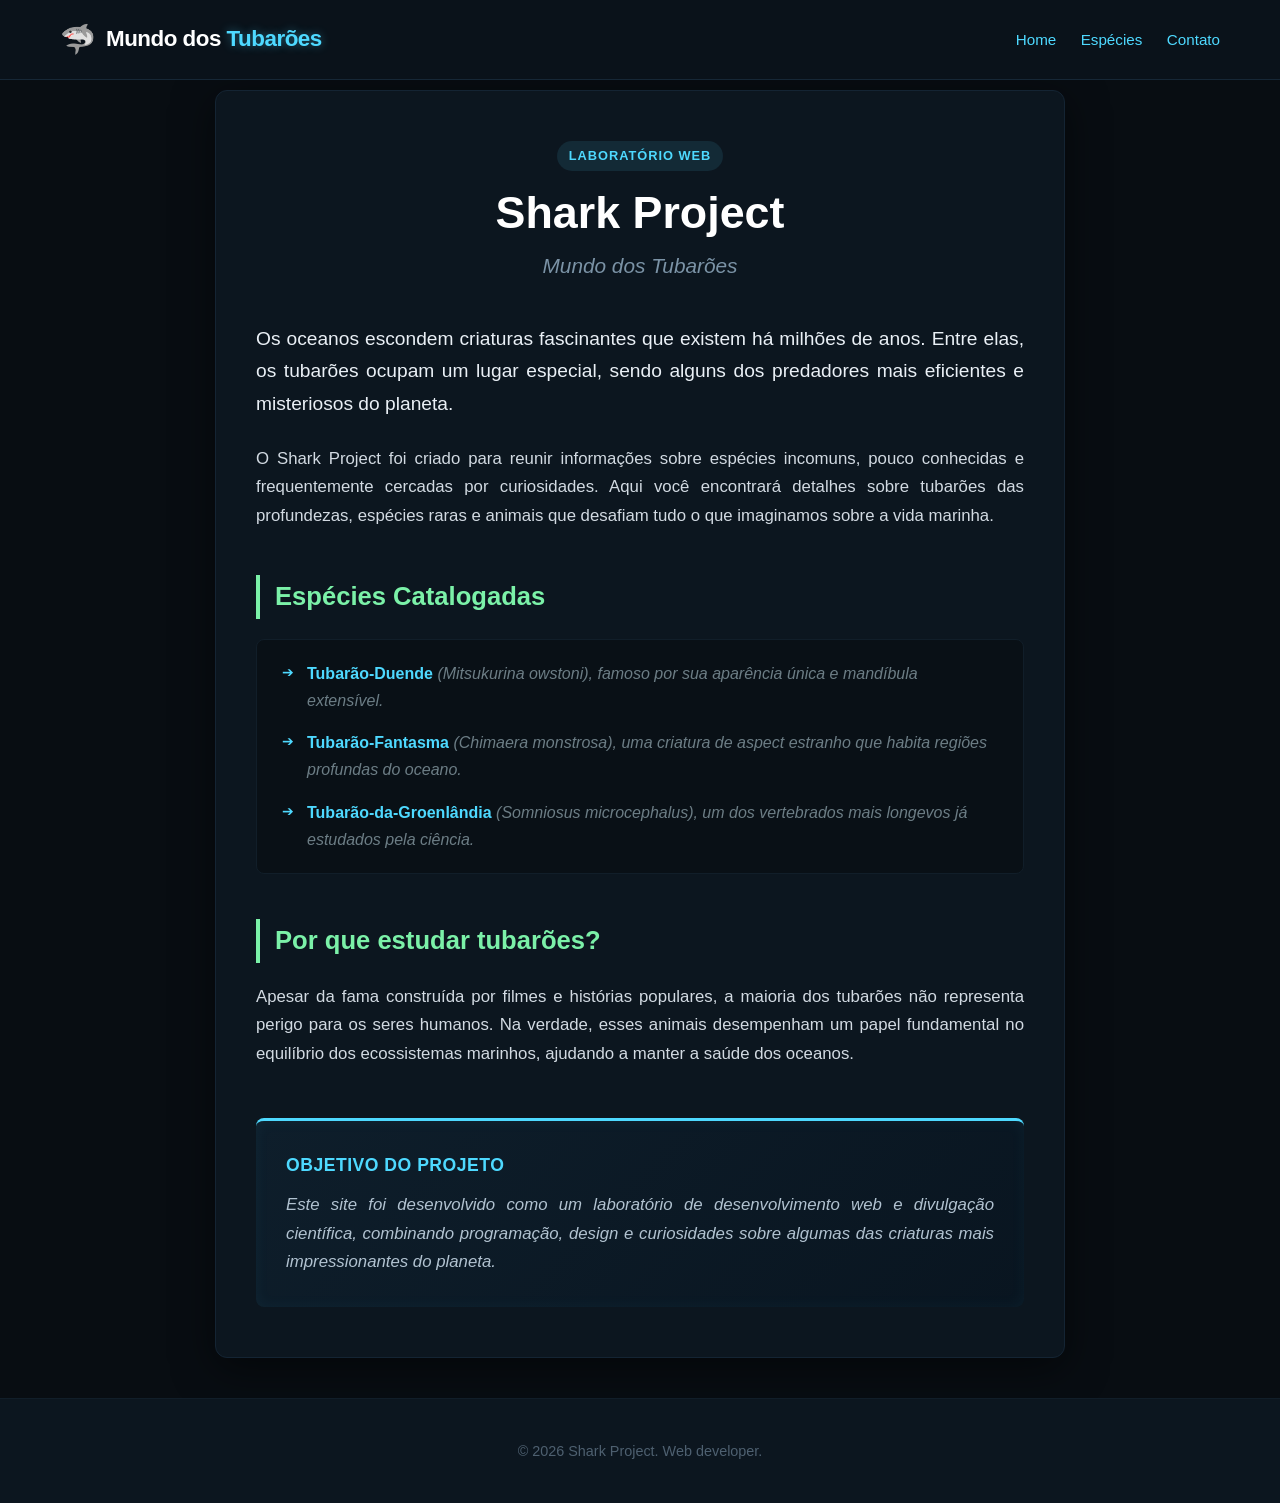
<file: index.html>
<!DOCTYPE html>
<html lang="pt-br">
<head>
    <meta charset="UTF-8">
    <meta name="viewport" content="width=device-width, initial-scale=1.0">
    <title>Shark Project | Mundo dos Tubarões</title> 
    <meta name="description" content="Explore o Mundo dos Tubarões no Shark Project. Conheça as espécies mais raras e fascinantes das profundezas do oceano, como o Tubarão-Duende e o Tubarão-Fantasma.">
    <link rel="stylesheet" href="style.css">
    <meta name="google-site-verification" content="0jzwiLFVHxNx6RvCDTr2fzER6yWMYQAIvpdFywUczQE" />
</head>
<body>

   <header class="blog-header">
        <div class="header-container">
            <a href="index.html" class="logo-link">
                 <span class="logo-icon">🦈</span>
                <span class="logo-text">Mundo dos <span class="highlight">Tubarões</span></span>
                
            </a>
            <nav class="blog-nav">
    <a href="index.html" class="active">Home</a>
    <a href="#especies" class="active">Espécies</a> 
  <a href="https://www.instagram.com/im.rikwxq" class="active" target="_blank">Contato</a>
</nav>
        </div>
    </header>

    <main class="main-content">
        <div class="post-container">
            
            <header class="post-header">
                <span class="category-tag">Laboratório Web</span>
                <h1>Shark Project</h1>
                <div class="subtitle">Mundo dos Tubarões</div>
            </header>

            <section class="post-body">
                <p class="lead-paragraph">
                    Os oceanos escondem criaturas fascinantes que existem há milhões de anos. Entre elas, os tubarões ocupam um lugar especial, sendo alguns dos predadores mais eficientes e misteriosos do planeta.
                </p>
                <p>
                    O Shark Project foi criado para reunir informações sobre espécies incomuns, pouco conhecidas e frequentemente cercadas por curiosidades. Aqui você encontrará detalhes sobre tubarões das profundezas, espécies raras e animais que desafiam tudo o que imaginamos sobre a vida marinha.
                </p>

                <h2 id="especies">Espécies Catalogadas</h2>
                <ul class="styled-list">
                    <li>
                        <strong><a href="Tubarão duende.html" style="color: #4ed9ff; text-decoration: none;">Tubarão-Duende</a></strong> 
                        <span style="color: #6c7d85; font-style: italic;">(Mitsukurina owstoni), famoso por sua aparência única e mandíbula extensível.</span>
                    </li>
                    <li>
                        <strong><a href="Tubarão fantasma.html" style="color: #4ed9ff; text-decoration: none;">Tubarão-Fantasma</a></strong> 
                        <span style="color: #6c7d85; font-style: italic;">(Chimaera monstrosa), uma criatura de aspect estranho que habita regiões profundas do oceano.</span>
                    </li>
                    <li>
                        <strong><a href="Tubarão da groenlandia.html" style="color: #4ed9ff; text-decoration: none;">Tubarão-da-Groenlândia</a></strong> 
                        <span style="color: #6c7d85; font-style: italic;">(Somniosus microcephalus), um dos vertebrados mais longevos já estudados pela ciência.</span>
                    </li>
                </ul>

                <h2>Por que estudar tubarões?</h2>
                <p>Apesar da fama construída por filmes e histórias populares, a maioria dos tubarões não representa perigo para os seres humanos. Na verdade, esses animais desempenham um papel fundamental no equilíbrio dos ecossistemas marinhos, ajudando a manter a saúde dos oceanos.</p>

                <div class="highlight-box">
                    <div class="box-title">Objetivo do Projeto</div>
                    <p>Este site foi desenvolvido como um laboratório de desenvolvimento web e divulgação científica, combinando programação, design e curiosidades sobre algumas das criaturas mais impressionantes do planeta.</p>
                </div>
            </section>

        </div>
    </main>

    <footer class="blog-footer">
        <p>&copy; 2026 Shark Project. Web developer.</p>
    </footer>

</body>
</html>
</file>
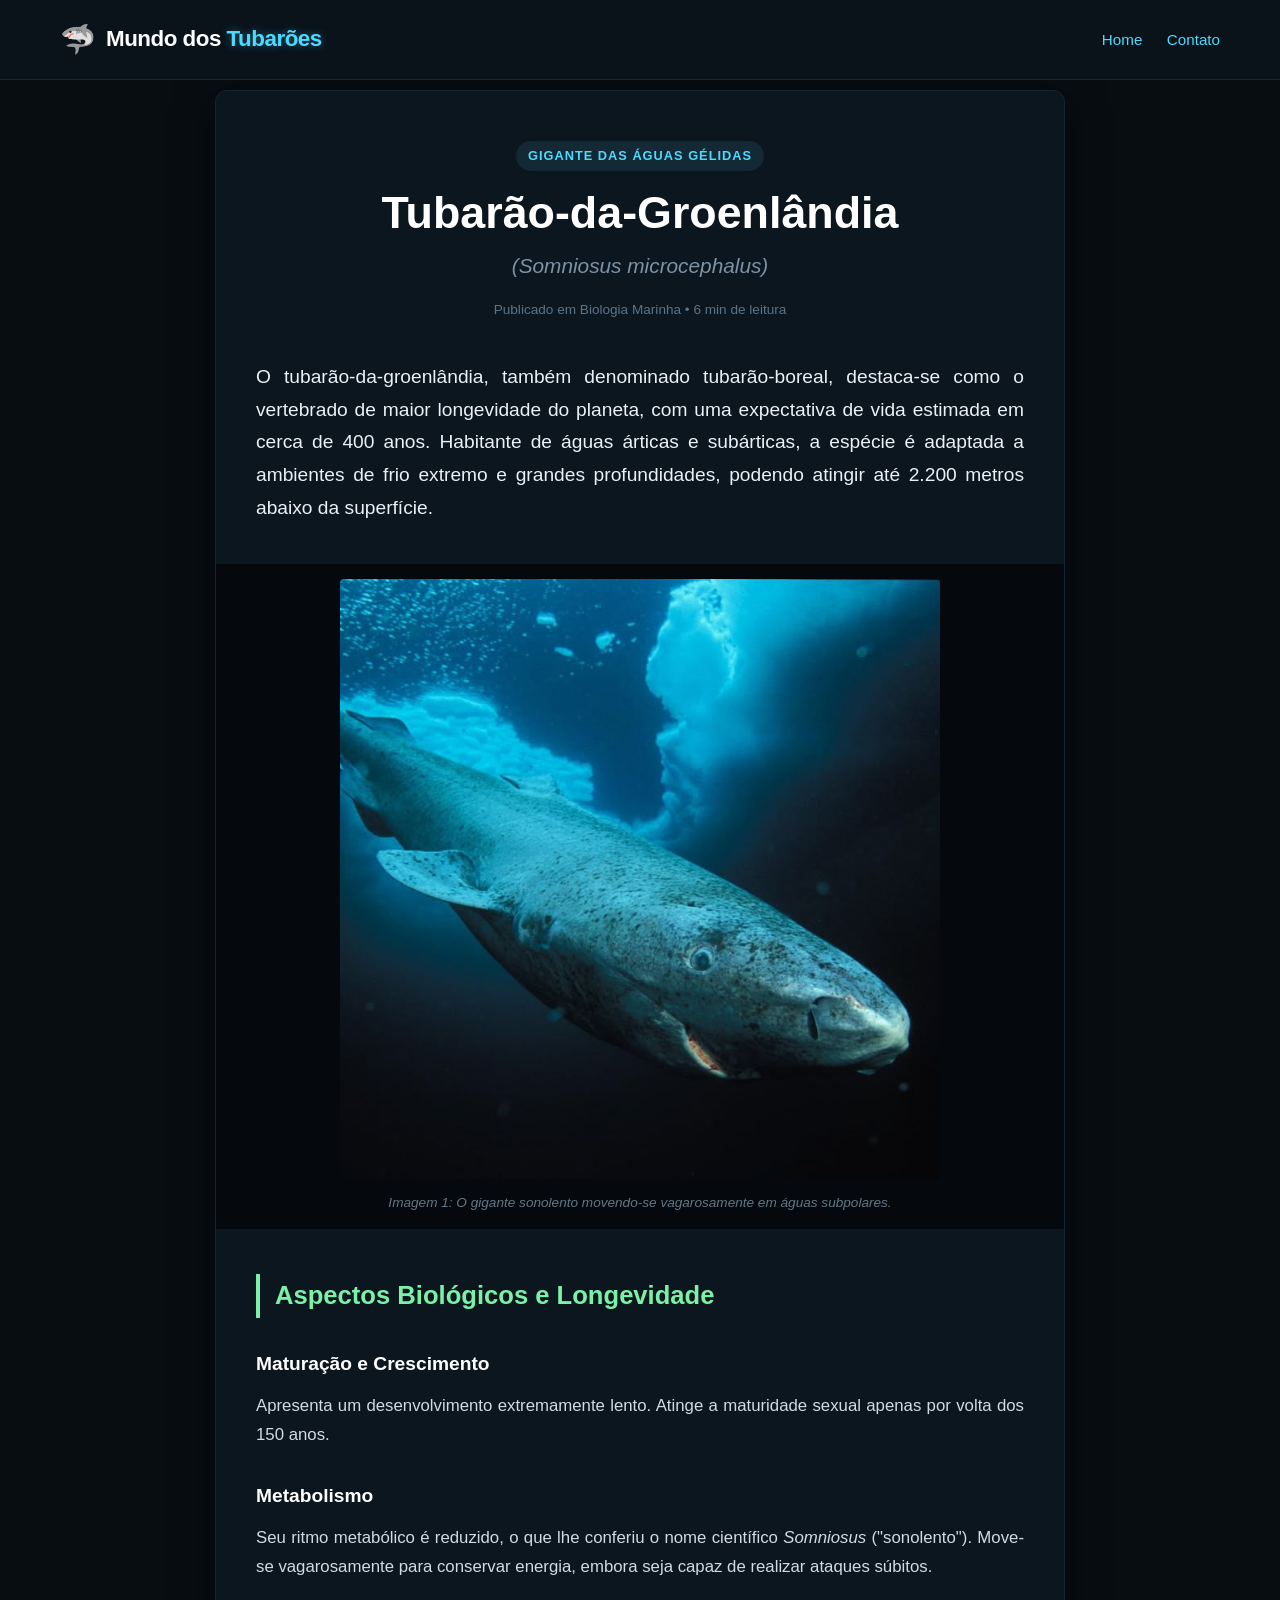
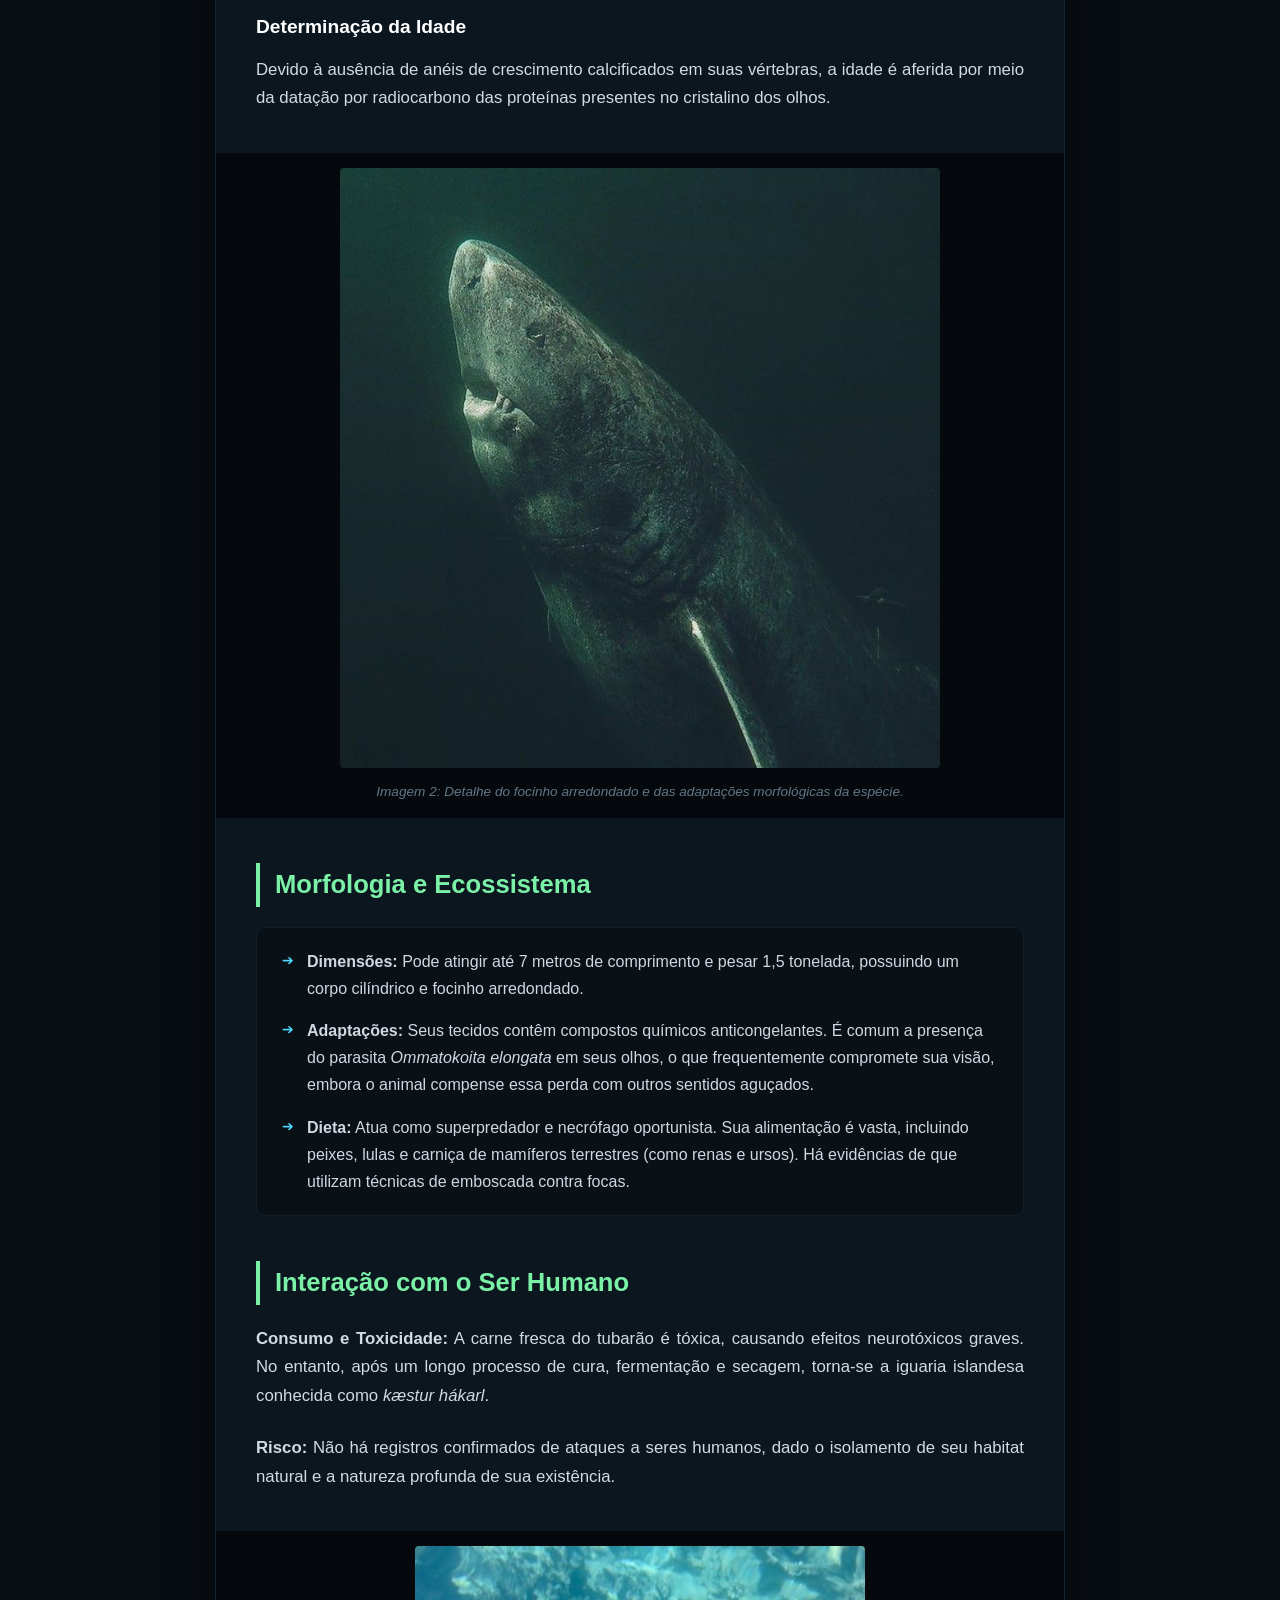
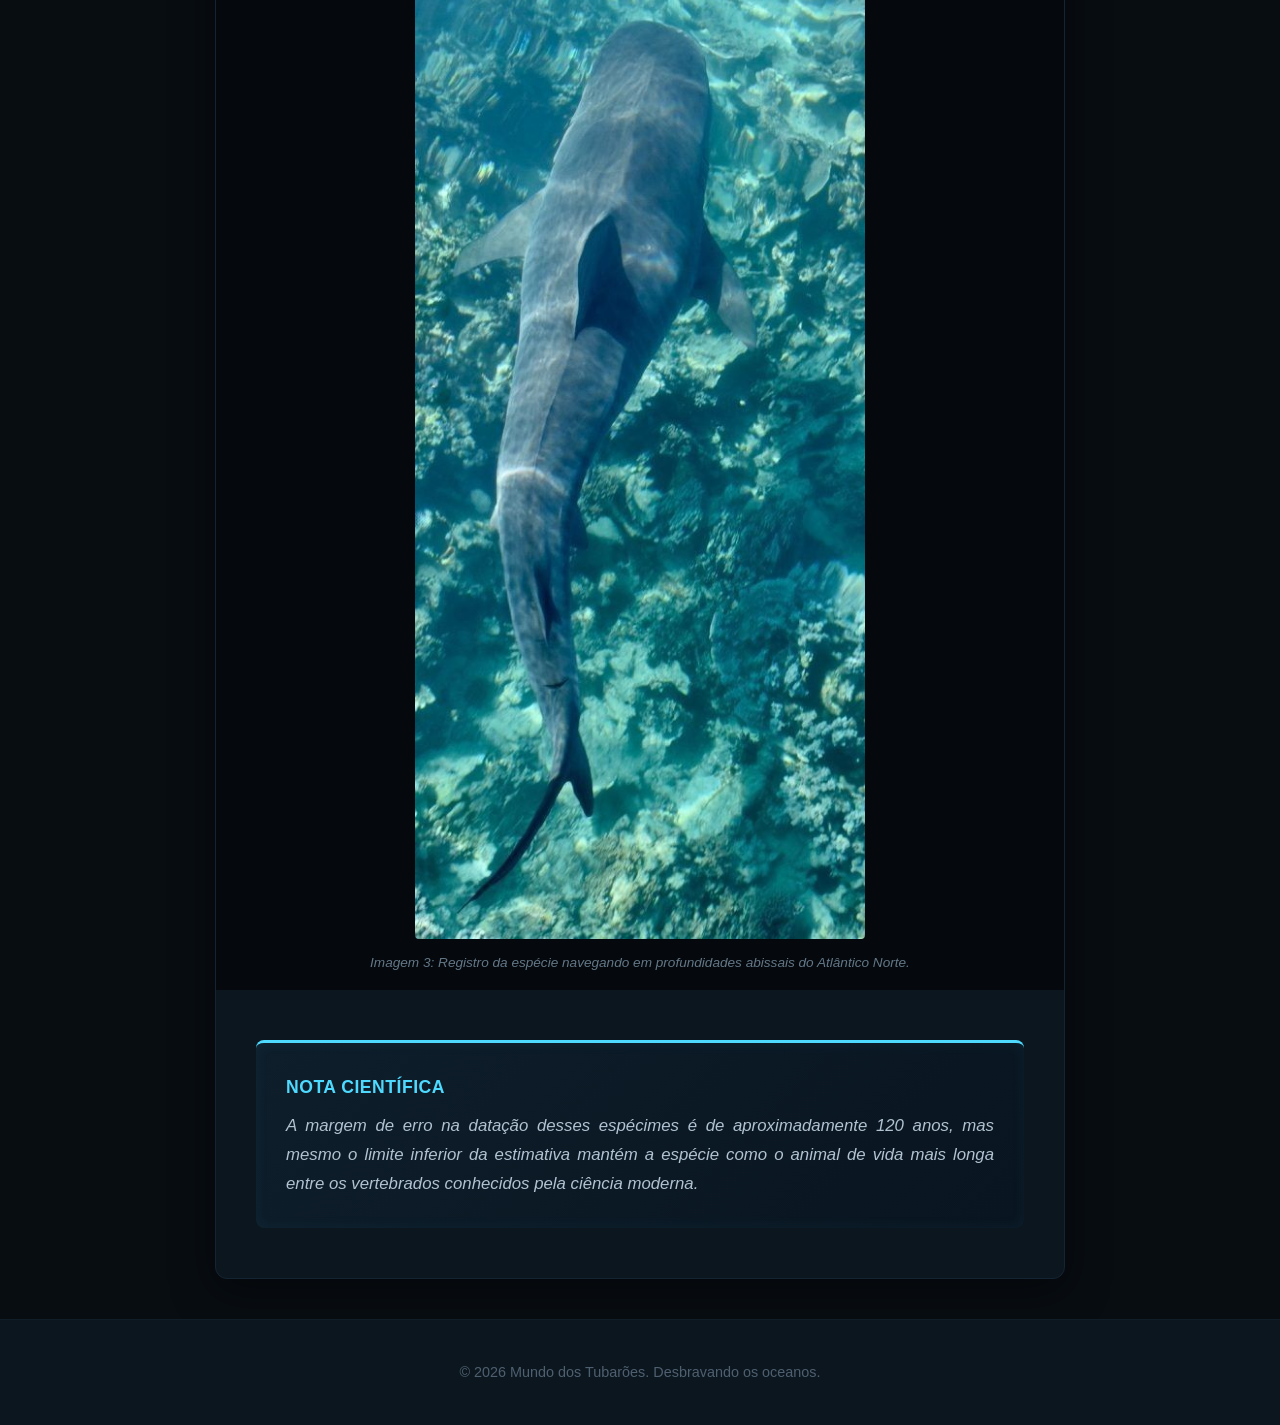
<file: Tubarão da groenlandia.html>
<!DOCTYPE html>
<html lang="pt-br">
<head>
    <meta charset="UTF-8">
    <meta name="viewport" content="width=device-width, initial-scale=1.0">
    <title>Tubarão-da-Groenlândia - Mundo dos Tubarões</title>
    <link rel="stylesheet" href="style.css">
</head>
<body>

    
    <header class="blog-header">
        <div class="header-container">
            <a href="index.html" class="logo-link">
                  <span class="logo-icon">🦈</span>
                <span class="logo-text">Mundo dos <span class="highlight">Tubarões</span></span>
            </a>
            <nav class="blog-nav">
                <a href="index.html" class="active">Home</a>
                <a href="https://www.instagram.com/im.rikwxq" class="active" target="_blank">Contato</a>
            </nav>
        </div>
    </header>
    
    <main class="main-content">
        <article class="post-container">

            <header class="post-header">
                <span class="category-tag">Gigante das Águas Gélidas</span>
                <h1>Tubarão-da-Groenlândia</h1>
                <div class="subtitle">(Somniosus microcephalus)</div>
                <div class="post-meta">Publicado em Biologia Marinha &bull; 6 min de leitura</div>
            </header>

            <section class="post-body">
                <p class="lead-paragraph">
                    O tubarão-da-groenlândia, também denominado tubarão-boreal, destaca-se como o vertebrado de maior longevidade do planeta, com uma expectativa de vida estimada em cerca de 400 anos. Habitante de águas árticas e subárticas, a espécie é adaptada a ambientes de frio extremo e grandes profundidades, podendo atingir até 2.200 metros abaixo da superfície.
                </p>

                <div class="img-container">
                 <img src="tubarão da groenlândia 1.jpg" alt="Tubarão-da-Groenlândia nadando sob o gelo ártico" style="max-width: 600px !important; margin: 0 auto;">
                    <div class="img-caption">Imagem 1: O gigante sonolento movendo-se vagarosamente em águas subpolares.</div>
                </div>

                <h2>Aspectos Biológicos e Longevidade</h2>
                
                <h3>Maturação e Crescimento</h3>
                <p>Apresenta um desenvolvimento extremamente lento. Atinge a maturidade sexual apenas por volta dos 150 anos.</p>

                <h3>Metabolismo</h3>
                <p>Seu ritmo metabólico é reduzido, o que lhe conferiu o nome científico <em>Somniosus</em> ("sonolento"). Move-se vagarosamente para conservar energia, embora seja capaz de realizar ataques súbitos.</p>

                <h3>Determinação da Idade</h3>
                <p>Devido à ausência de anéis de crescimento calcificados em suas vértebras, a idade é aferida por meio da datação por radiocarbono das proteínas presentes no cristalino dos olhos.</p>

                <div class="img-container">
                    <img src="tubarão da groenlândia 2.jpg" alt="Detalhe dos olhos do Tubarão-da-Groenlândia" style="max-width: 600px !important; margin: 0 auto;">
                    <div class="img-caption">Imagem 2: Detalhe do focinho arredondado e das adaptações morfológicas da espécie.</div>
                </div>

                <h2>Morfologia e Ecossistema</h2>
                <ul class="styled-list">
                    <li><strong>Dimensões:</strong> Pode atingir até 7 metros de comprimento e pesar 1,5 tonelada, possuindo um corpo cilíndrico e focinho arredondado.</li>
                    <li><strong>Adaptações:</strong> Seus tecidos contêm compostos químicos anticongelantes. É comum a presença do parasita <em>Ommatokoita elongata</em> em seus olhos, o que frequentemente compromete sua visão, embora o animal compense essa perda com outros sentidos aguçados.</li>
                    <li><strong>Dieta:</strong> Atua como superpredador e necrófago oportunista. Sua alimentação é vasta, incluindo peixes, lulas e carniça de mamíferos terrestres (como renas e ursos). Há evidências de que utilizam técnicas de emboscada contra focas.</li>
                </ul>

                <h2>Interação com o Ser Humano</h2>
                <p><strong>Consumo e Toxicidade:</strong> A carne fresca do tubarão é tóxica, causando efeitos neurotóxicos graves. No entanto, após um longo processo de cura, fermentação e secagem, torna-se a iguaria islandesa conhecida como <em>kæstur hákarl</em>.</p>
                <p><strong>Risco:</strong> Não há registros confirmados de ataques a seres humanos, dado o isolamento de seu habitat natural e a natureza profunda de sua existência.</p>

                <div class="img-container">
                    <img src="tubarão da groenlândia 3.jpg" alt="Tubarão-da-Groenlândia em ambiente profundo" style="max-width: 450px !important; margin: 0 auto;">
                    <div class="img-caption">Imagem 3: Registro da espécie navegando em profundidades abissais do Atlântico Norte.</div>
                </div>

                <div class="highlight-box">
                    <div class="box-title">Nota Científica</div>
                    <p>A margem de erro na datação desses espécimes é de aproximadamente 120 anos, mas mesmo o limite inferior da estimativa mantém a espécie como o animal de vida mais longa entre os vertebrados conhecidos pela ciência moderna.</p>
                </div>
            </section>

        </article>
    </main>

    <footer class="blog-footer">
        <p>&copy; 2026 Mundo dos Tubarões. Desbravando os oceanos.</p>
    </footer>

</body>
</html>
</file>
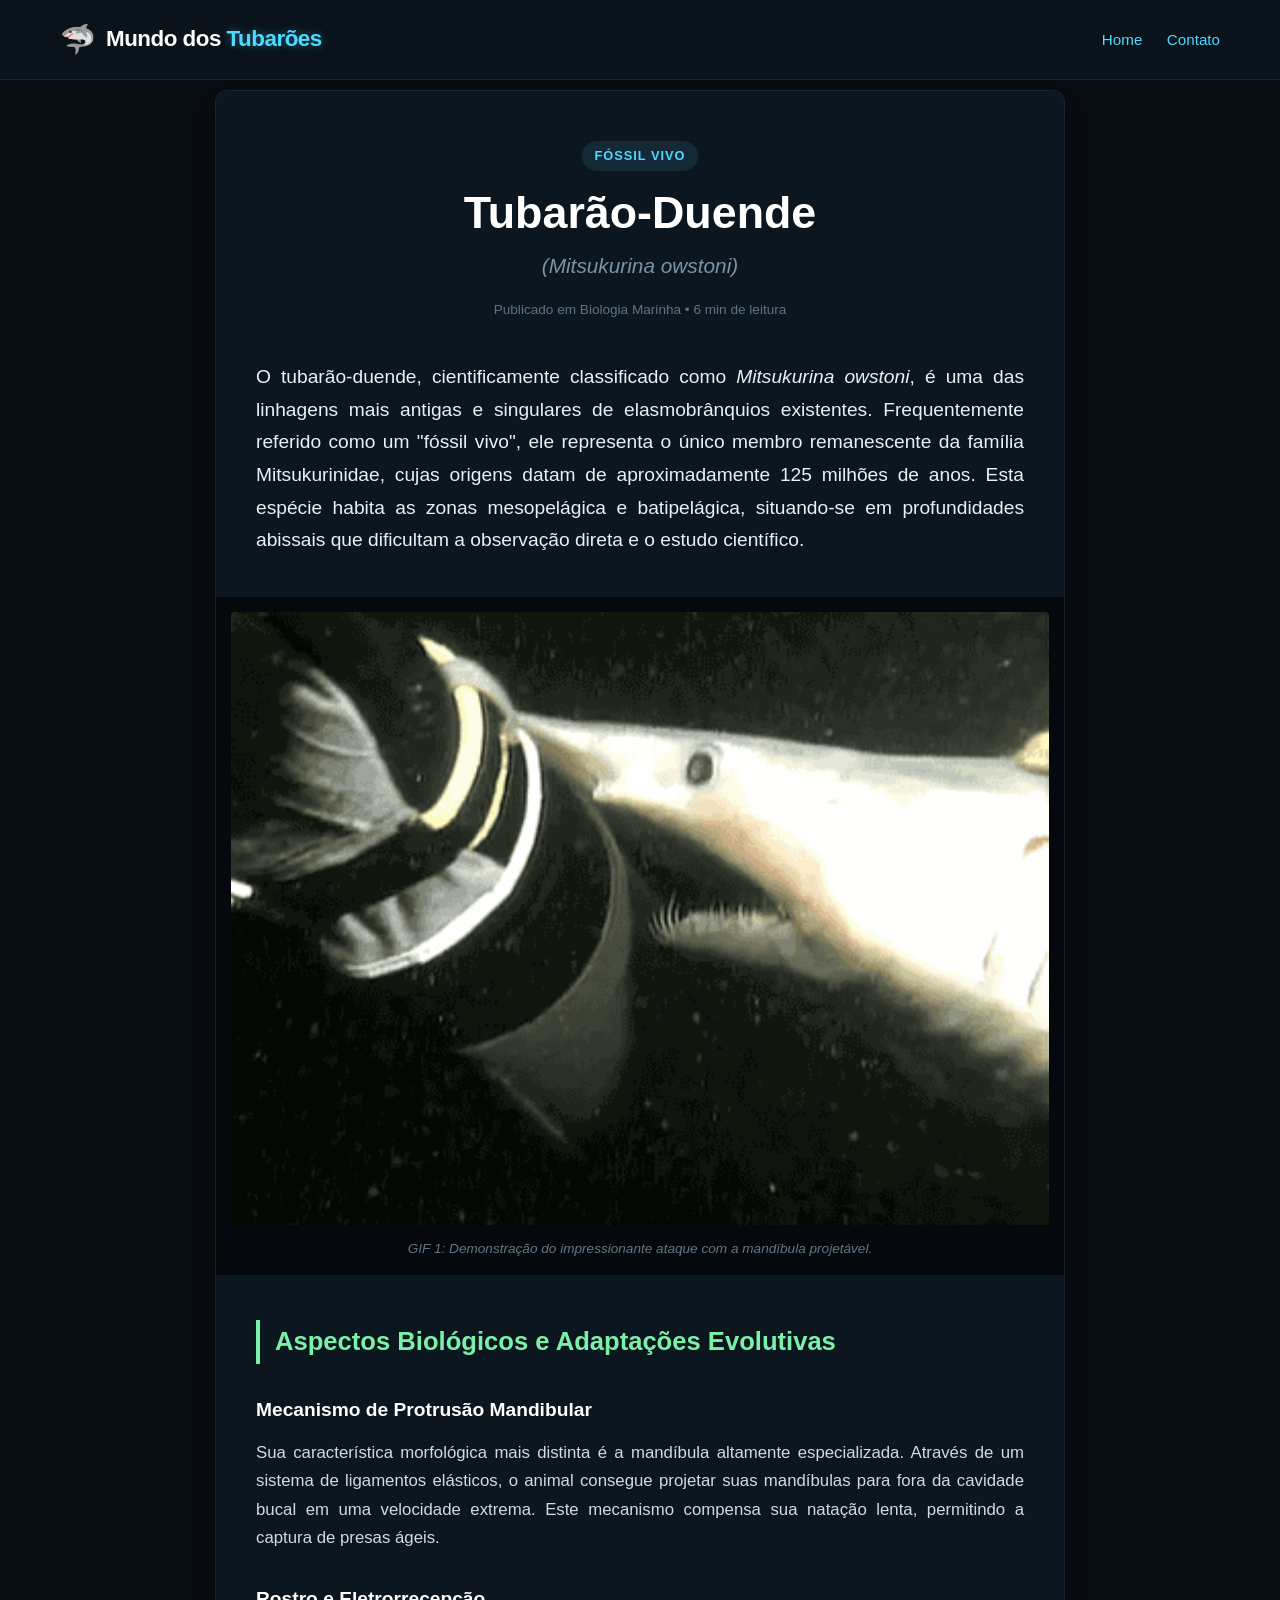
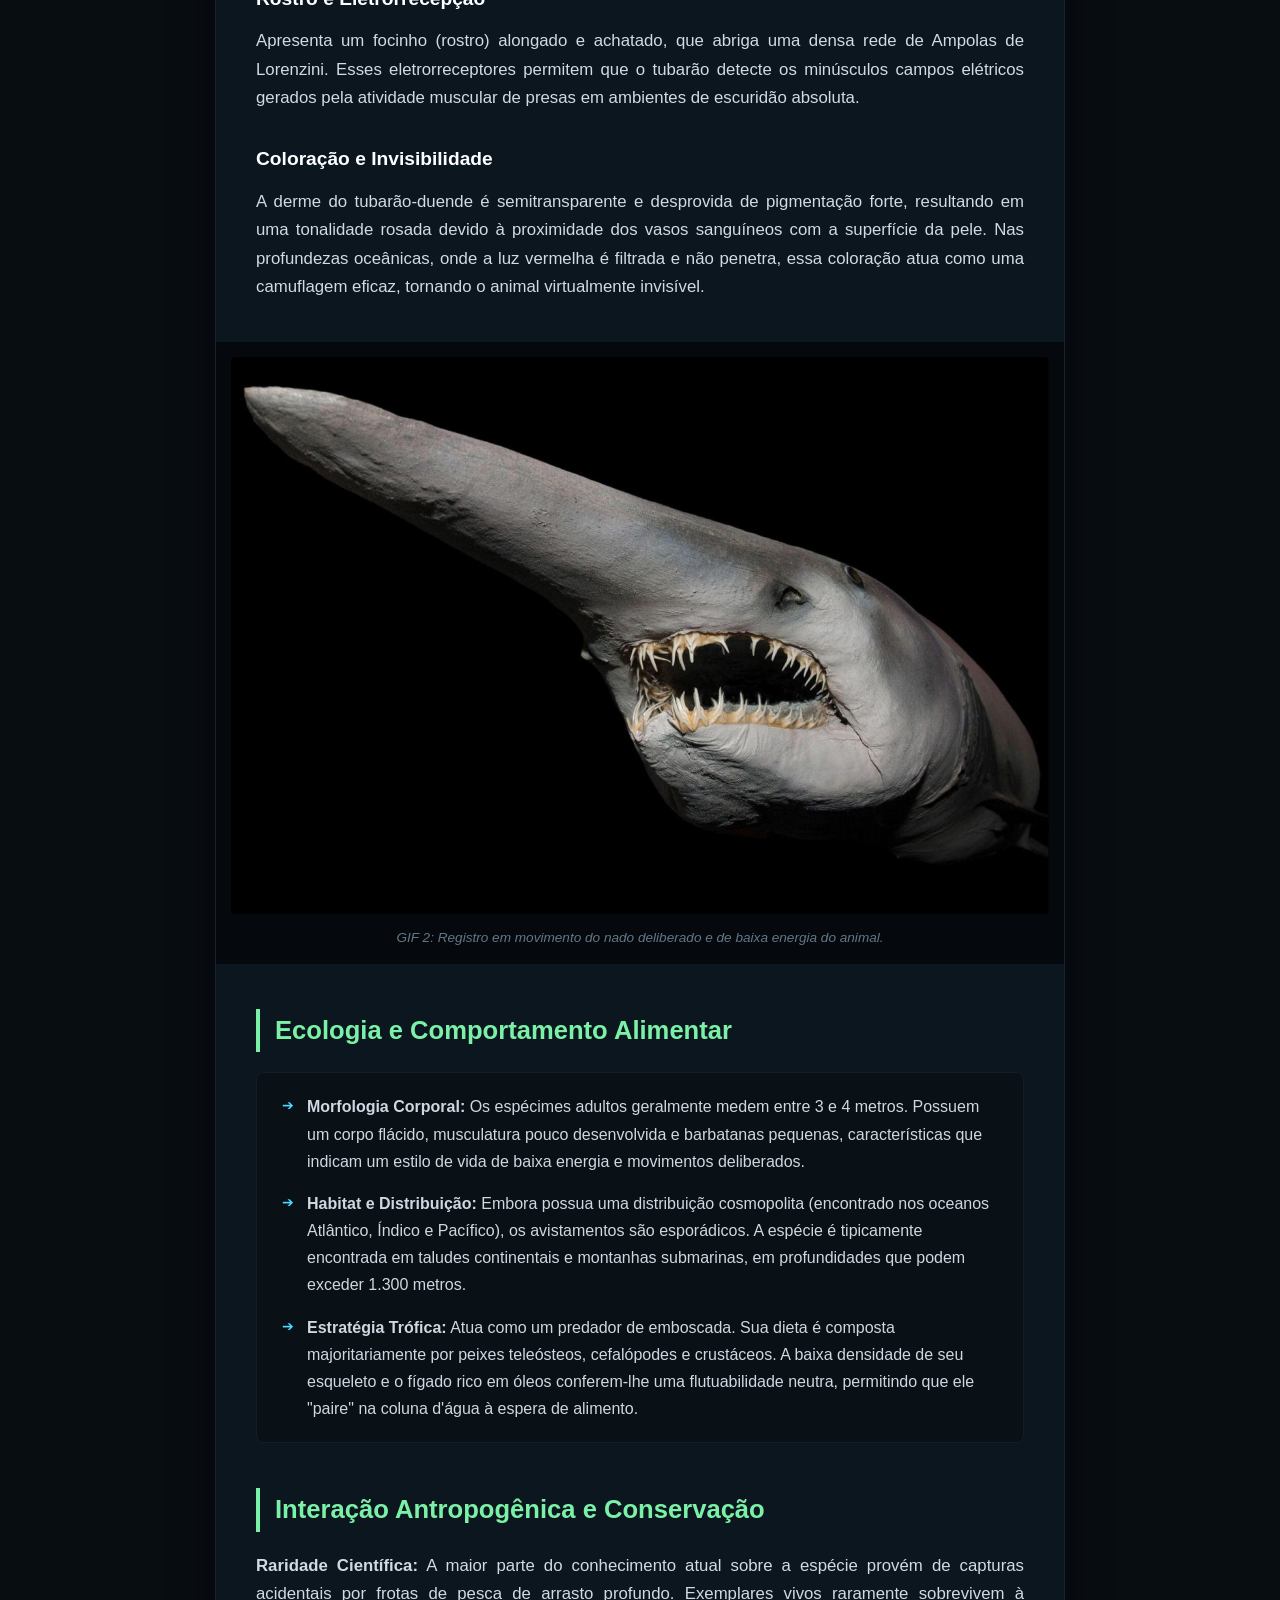
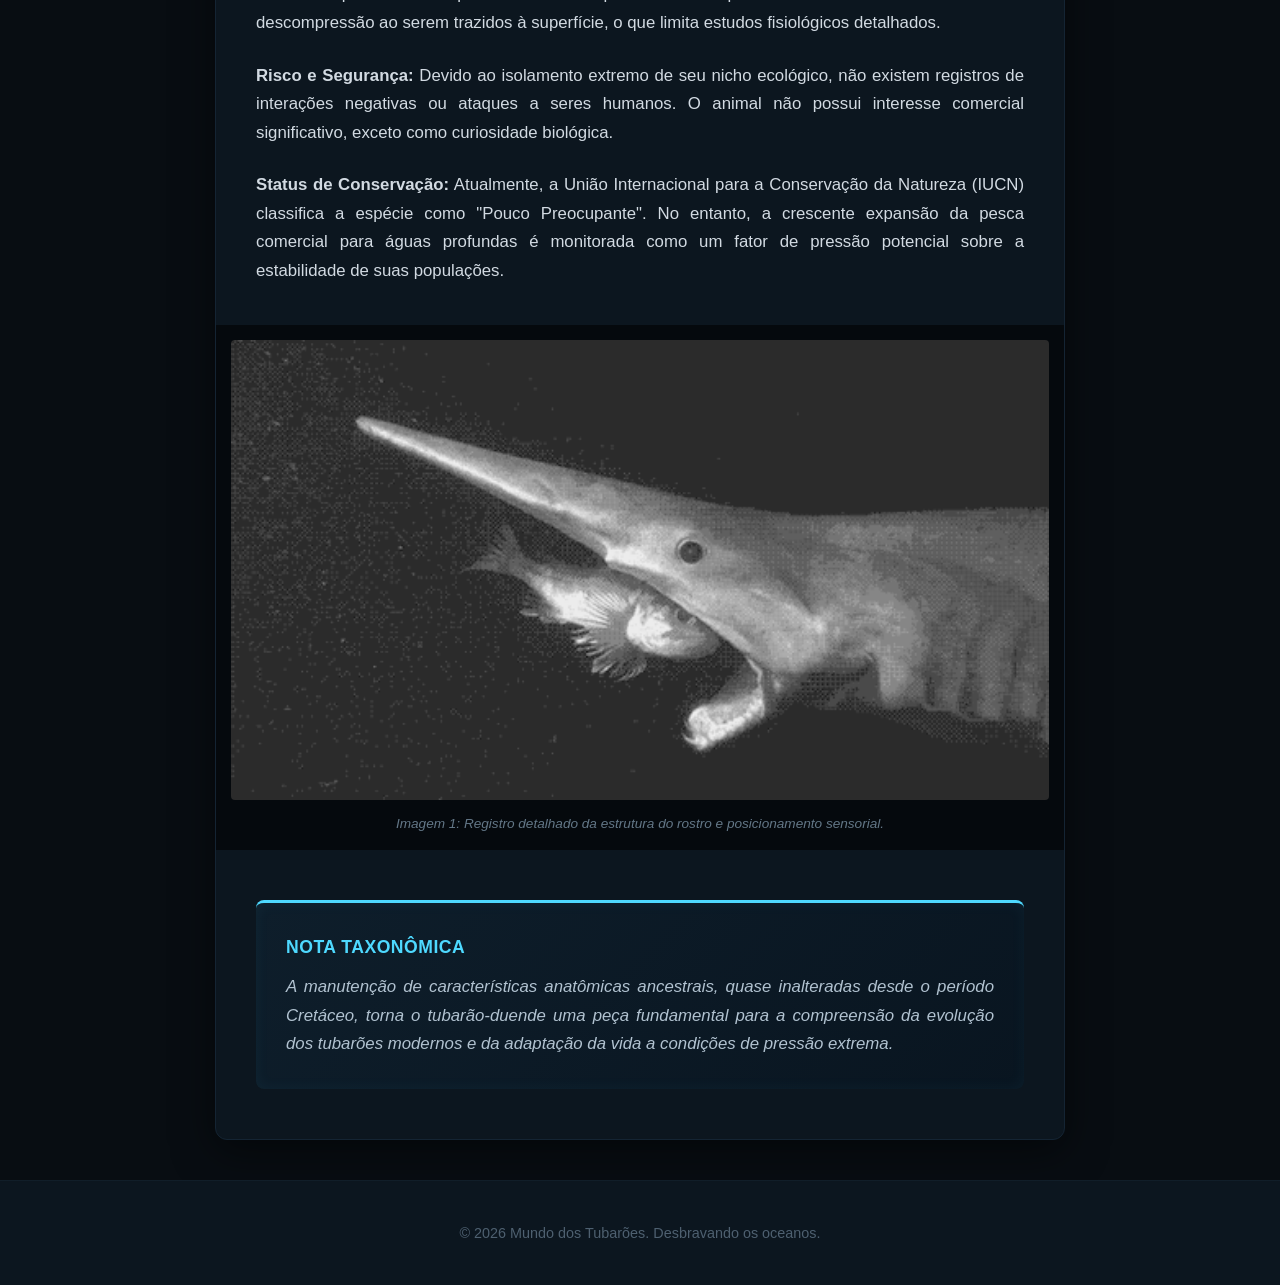
<file: Tubarão duende.html>
<!DOCTYPE html>
<html lang="pt-br">
<head>
    <meta charset="UTF-8">
    <meta name="viewport" content="width=device-width, initial-scale=1.0">
    <title>Tubarão-Duende - Mundo dos Tubarões</title>
    <link rel="stylesheet" href="style.css">
</head>
<body>
 
    <header class="blog-header">
        <div class="header-container">
            <a href="index.html" class="logo-link">
                 <span class="logo-icon">🦈</span>
                <span class="logo-text">Mundo dos <span class="highlight">Tubarões</span></span>
            </a>
            <nav class="blog-nav">
                <a href="index.html" class="active">Home</a>
                <a href="https://www.instagram.com/im.rikwxq" class="active" target="_blank">Contato</a>
            </nav>
        </div>
    </header>

    <main class="main-content">
        <article class="post-container">

            <header class="post-header">
                <span class="category-tag">Fóssil Vivo</span>
                <h1>Tubarão-Duende</h1>
                <div class="subtitle">(Mitsukurina owstoni)</div>
                <div class="post-meta">Publicado em Biologia Marinha &bull; 6 min de leitura</div>
            </header>

            <section class="post-body">
                <p class="lead-paragraph">
                    O tubarão-duende, cientificamente classificado como <em>Mitsukurina owstoni</em>, é uma das linhagens mais antigas e singulares de elasmobrânquios existentes. Frequentemente referido como um "fóssil vivo", ele representa o único membro remanescente da família Mitsukurinidae, cujas origens datam de aproximadamente 125 milhões de anos. Esta espécie habita as zonas mesopelágica e batipelágica, situando-se em profundidades abissais que dificultam a observação direta e o estudo científico.
                </p>

                <div class="img-container">
                    <img src="tubarao duende 1.gif" alt="Mecanismo de protrusão mandibular do Tubarão-Duende em movimento">
                    <div class="img-caption">GIF 1: Demonstração do impressionante ataque com a mandíbula projetável.</div>
                </div>

                <h2>Aspectos Biológicos e Adaptações Evolutivas</h2>
                
                <h3>Mecanismo de Protrusão Mandibular</h3>
                <p>Sua característica morfológica mais distinta é a mandíbula altamente especializada. Através de um sistema de ligamentos elásticos, o animal consegue projetar suas mandíbulas para fora da cavidade bucal em uma velocidade extrema. Este mecanismo compensa sua natação lenta, permitindo a captura de presas ágeis.</p>

                <h3>Rostro e Eletrorrecepção</h3>
                <p>Apresenta um focinho (rostro) alongado e achatado, que abriga uma densa rede de Ampolas de Lorenzini. Esses eletrorreceptores permitem que o tubarão detecte os minúsculos campos elétricos gerados pela atividade muscular de presas em ambientes de escuridão absoluta.</p>

                <h3>Coloração e Invisibilidade</h3>
                <p>A derme do tubarão-duende é semitransparente e desprovida de pigmentação forte, resultando em uma tonalidade rosada devido à proximidade dos vasos sanguíneos com a superfície da pele. Nas profundezas oceânicas, onde a luz vermelha é filtrada e não penetra, essa coloração atua como uma camuflagem eficaz, tornando o animal virtualmente invisível.</p>

                <div class="img-container">
                    <img src="tubarao duende 2.jpg" alt="Tubarão-Duende nadando na coluna d'água">
                    <div class="img-caption">GIF 2: Registro em movimento do nado deliberado e de baixa energia do animal.</div>
                </div>

                <h2>Ecologia e Comportamento Alimentar</h2>
                <ul class="styled-list">
                    <li><strong>Morfologia Corporal:</strong> Os espécimes adultos geralmente medem entre 3 e 4 metros. Possuem um corpo flácido, musculatura pouco desenvolvida e barbatanas pequenas, características que indicam um estilo de vida de baixa energia e movimentos deliberados.</li>
                    <li><strong>Habitat e Distribuição:</strong> Embora possua uma distribuição cosmopolita (encontrado nos oceanos Atlântico, Índico e Pacífico), os avistamentos são esporádicos. A espécie é tipicamente encontrada em taludes continentais e montanhas submarinas, em profundidades que podem exceder 1.300 metros.</li>
                    <li><strong>Estratégia Trófica:</strong> Atua como um predador de emboscada. Sua dieta é composta majoritariamente por peixes teleósteos, cefalópodes e crustáceos. A baixa densidade de seu esqueleto e o fígado rico em óleos conferem-lhe uma flutuabilidade neutra, permitindo que ele "paire" na coluna d'água à espera de alimento.</li>
                </ul>

                <h2>Interação Antropogênica e Conservação</h2>
                <p><strong>Raridade Científica:</strong> A maior parte do conhecimento atual sobre a espécie provém de capturas acidentais por frotas de pesca de arrasto profundo. Exemplares vivos raramente sobrevivem à descompressão ao serem trazidos à superfície, o que limita estudos fisiológicos detalhados.</p>
                <p><strong>Risco e Segurança:</strong> Devido ao isolamento extremo de seu nicho ecológico, não existem registros de interações negativas ou ataques a seres humanos. O animal não possui interesse comercial significativo, exceto como curiosidade biológica.</p>
                <p><strong>Status de Conservação:</strong> Atualmente, a União Internacional para a Conservação da Natureza (IUCN) classifica a espécie como "Pouco Preocupante". No entanto, a crescente expansão da pesca comercial para águas profundas é monitorada como um fator de pressão potencial sobre a estabilidade de suas populações.</p>

                <div class="img-container">
                    <img src="tubarao duende 3.gif" alt="Detalhe anatômico do Tubarão-Duende">
                    <div class="img-caption">Imagem 1: Registro detalhado da estrutura do rostro e posicionamento sensorial.</div>
                </div>

                <div class="highlight-box">
                    <div class="box-title">Nota Taxonômica</div>
                    <p>A manutenção de características anatômicas ancestrais, quase inalteradas desde o período Cretáceo, torna o tubarão-duende uma peça fundamental para a compreensão da evolução dos tubarões modernos e da adaptação da vida a condições de pressão extrema.</p>
                </div>
            </section>

        </article>
    </main>

    <footer class="blog-footer">
        <p>&copy; 2026 Mundo dos Tubarões. Desbravando os oceanos.</p>
    </footer>

</body>
</html>
</file>
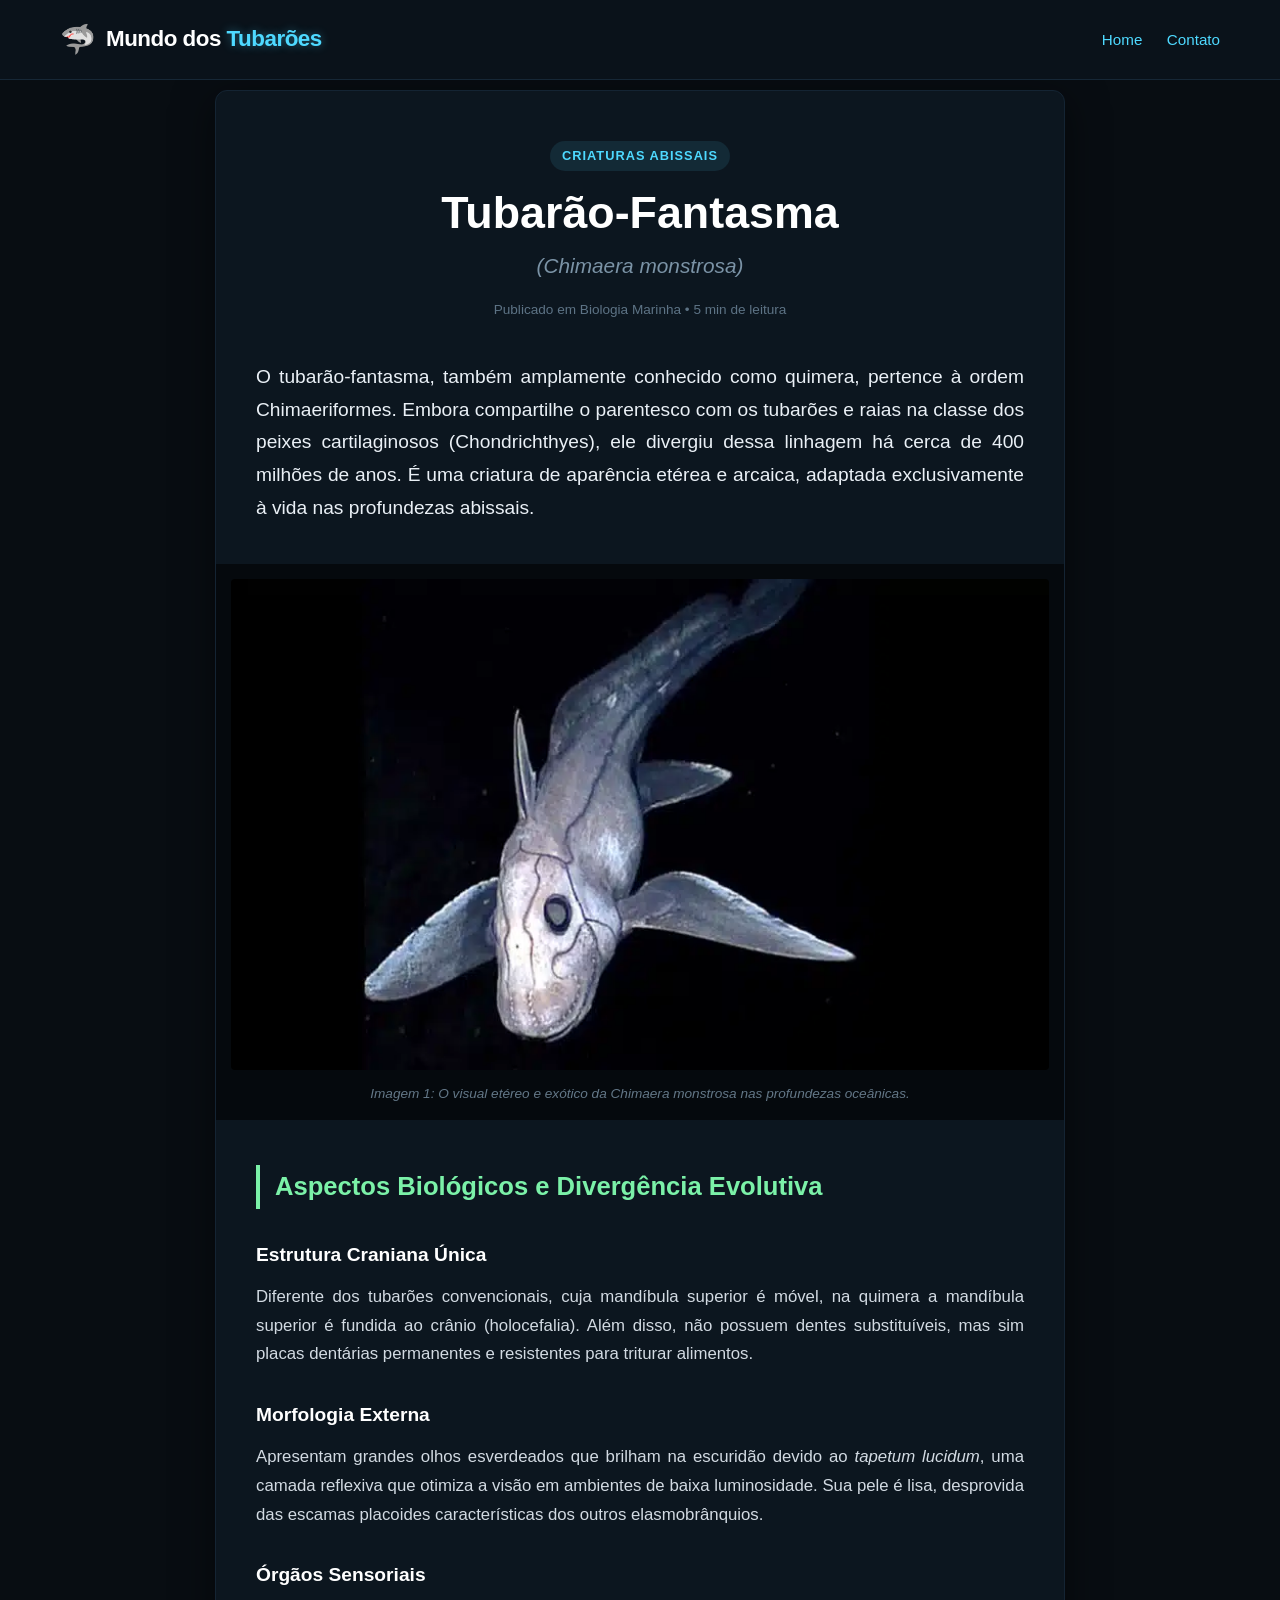
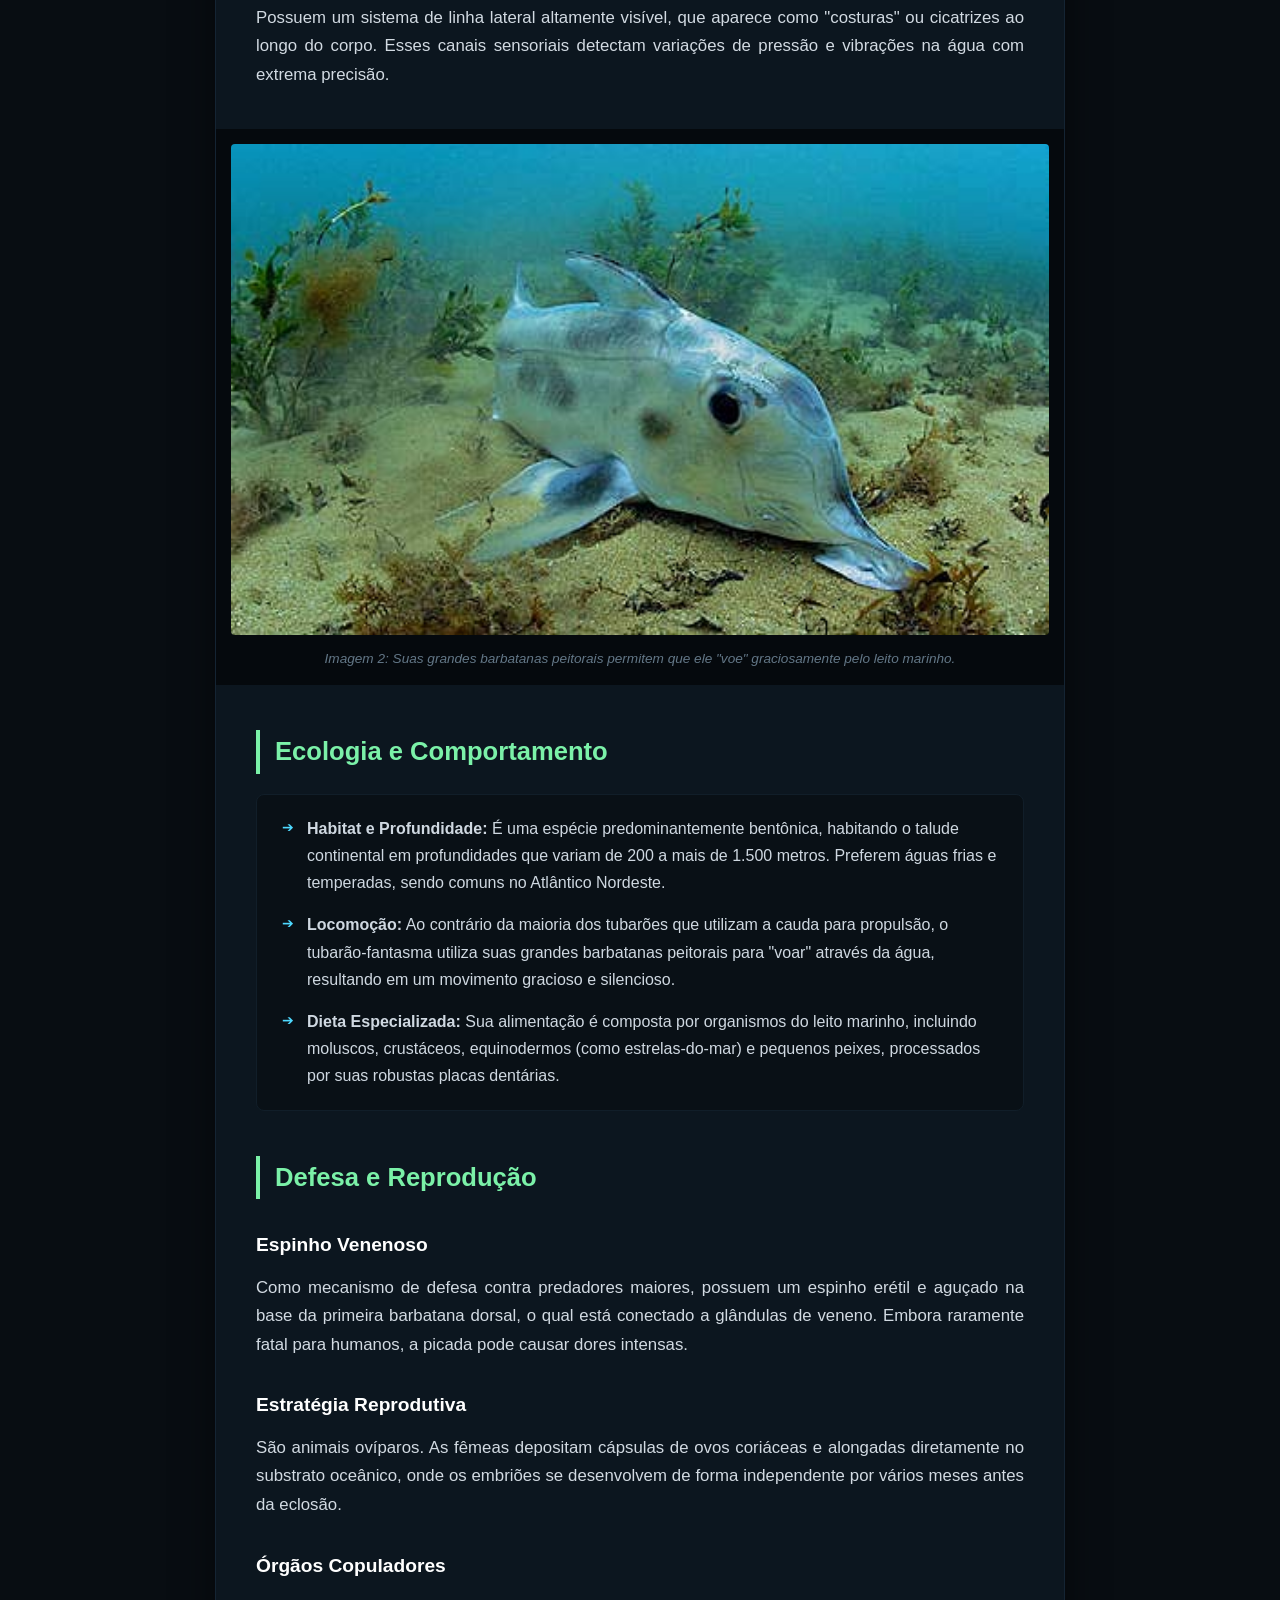
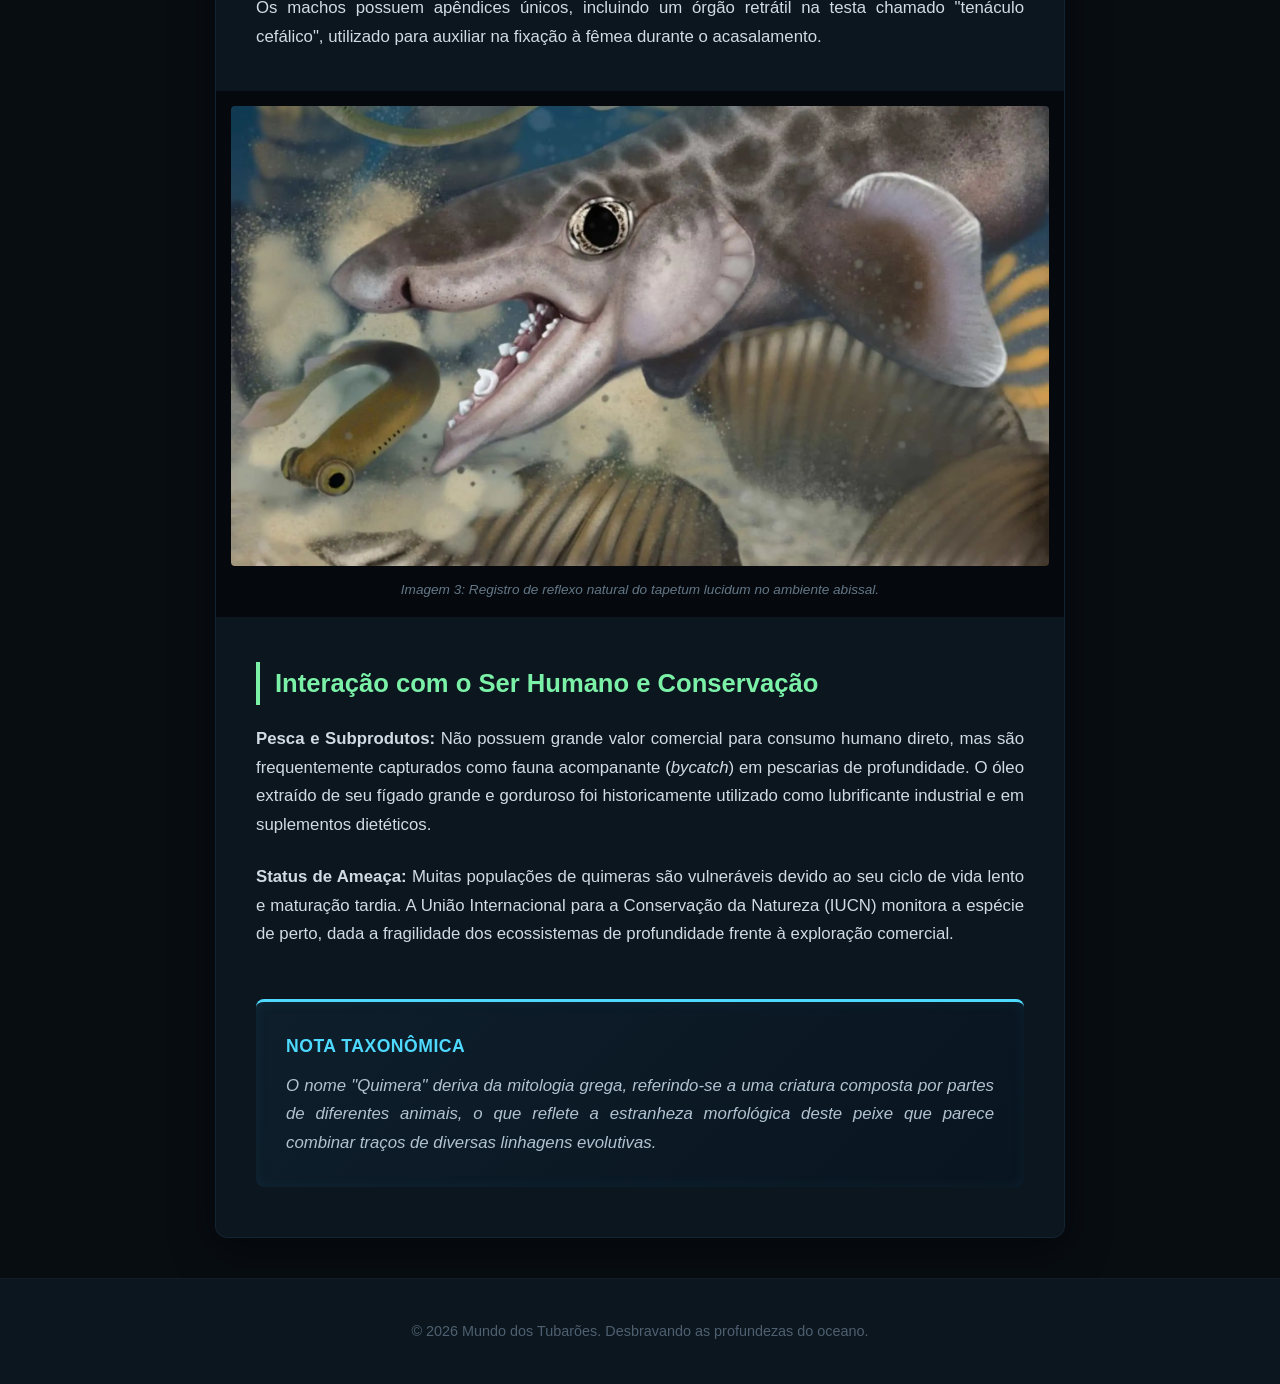
<file: Tubarão fantasma.html>
<!DOCTYPE html>
<html lang="pt-BR">
<head>
    <meta charset="UTF-8">
    <meta name="viewport" content="width=device-width, initial-scale=1.0">
    <title>Tubarão Fantasma</title>
    <link rel="stylesheet" href="style.css">
</head>
<body>

    <header class="blog-header">
        <div class="header-container">
            <a href="index.html" class="logo-link">
                 <span class="logo-icon">🦈</span>
                <span class="logo-text">Mundo dos <span class="highlight">Tubarões</span></span>
            </a>
            <nav class="blog-nav">
                <a href="index.html" class="active">Home</a>
                <a href="https://www.instagram.com/im.rikwxq" class="active" target="_blank">Contato</a>
            </nav>
        </div>
    </header>

    <main class="main-content">
        <article class="post-container">

            <header class="post-header">
                <span class="category-tag">Criaturas Abissais</span>
                <h1>Tubarão-Fantasma</h1>
                <div class="subtitle">(Chimaera monstrosa)</div>
                <div class="post-meta">Publicado em Biologia Marinha &bull; 5 min de leitura</div>
            </header>

            <section class="post-body">
                <p class="lead-paragraph">
                    O tubarão-fantasma, também amplamente conhecido como quimera, pertence à ordem Chimaeriformes. Embora compartilhe o parentesco com os tubarões e raias na classe dos peixes cartilaginosos (Chondrichthyes), ele divergiu dessa linhagem há cerca de 400 milhões de anos. É uma criatura de aparência etérea e arcaica, adaptada exclusivamente à vida nas profundezas abissais.
                </p>

                <div class="img-container">
                    <img src="tubarao fantasma 1.webp" alt="Tubarao-Fantasma">
                    <div class="img-caption">Imagem 1: O visual etéreo e exótico da Chimaera monstrosa nas profundezas oceânicas.</div>
                </div>

                <h2>Aspectos Biológicos e Divergência Evolutiva</h2>
                
                <h3>Estrutura Craniana Única</h3>
                <p>Diferente dos tubarões convencionais, cuja mandíbula superior é móvel, na quimera a mandíbula superior é fundida ao crânio (holocefalia). Além disso, não possuem dentes substituíveis, mas sim placas dentárias permanentes e resistentes para triturar alimentos.</p>

                <h3>Morfologia Externa</h3>
                <p>Apresentam grandes olhos esverdeados que brilham na escuridão devido ao <em>tapetum lucidum</em>, uma camada reflexiva que otimiza a visão em ambientes de baixa luminosidade. Sua pele é lisa, desprovida das escamas placoides características dos outros elasmobrânquios.</p>

                <h3>Órgãos Sensoriais</h3>
                <p>Possuem um sistema de linha lateral altamente visível, que aparece como "costuras" ou cicatrizes ao longo do corpo. Esses canais sensoriais detectam variações de pressão e vibrações na água com extrema precisão.</p>

                <div class="img-container">
                    <img src="tubarao fantasma 2.jpg" alt="Detalhes anatômicos do Tubarão-Fantasma">
                    <div class="img-caption">Imagem 2: Suas grandes barbatanas peitorais permitem que ele "voe" graciosamente pelo leito marinho.</div>
                </div>

                <h2>Ecologia e Comportamento</h2>
                <ul class="styled-list">
                    <li><strong>Habitat e Profundidade:</strong> É uma espécie predominantemente bentônica, habitando o talude continental em profundidades que variam de 200 a mais de 1.500 metros. Preferem águas frias e temperadas, sendo comuns no Atlântico Nordeste.</li>
                    <li><strong>Locomoção:</strong> Ao contrário da maioria dos tubarões que utilizam a cauda para propulsão, o tubarão-fantasma utiliza suas grandes barbatanas peitorais para "voar" através da água, resultando em um movimento gracioso e silencioso.</li>
                    <li><strong>Dieta Especializada:</strong> Sua alimentação é composta por organismos do leito marinho, incluindo moluscos, crustáceos, equinodermos (como estrelas-do-mar) e pequenos peixes, processados por suas robustas placas dentárias.</li>
                </ul>

                <h2>Defesa e Reprodução</h2>
                
                <h3>Espinho Venenoso</h3>
                <p>Como mecanismo de defesa contra predadores maiores, possuem um espinho erétil e aguçado na base da primeira barbatana dorsal, o qual está conectado a glândulas de veneno. Embora raramente fatal para humanos, a picada pode causar dores intensas.</p>

                <h3>Estratégia Reprodutiva</h3>
                <p>São animais ovíparos. As fêmeas depositam cápsulas de ovos coriáceas e alongadas diretamente no substrato oceânico, onde os embriões se desenvolvem de forma independente por vários meses antes da eclosão.</p>

                <h3>Órgãos Copuladores</h3>
                <p>Os machos possuem apêndices únicos, incluindo um órgão retrátil na testa chamado "tenáculo cefálico", utilizado para auxiliar na fixação à fêmea durante o acasalamento.</p>

                <div class="img-container">
                    <img src="tubarao fantasma 3.webp" alt="Tubarão-fantasma na escuridão profunda">
                    <div class="img-caption">Imagem 3: Registro de reflexo natural do tapetum lucidum no ambiente abissal.</div>
                </div>

                <h2>Interação com o Ser Humano e Conservação</h2>
                <p><strong>Pesca e Subprodutos:</strong> Não possuem grande valor comercial para consumo humano direto, mas são frequentemente capturados como fauna acompanante (<em>bycatch</em>) em pescarias de profundidade. O óleo extraído de seu fígado grande e gorduroso foi historicamente utilizado como lubrificante industrial e em suplementos dietéticos.</p>
                <p><strong>Status de Ameaça:</strong> Muitas populações de quimeras são vulneráveis devido ao seu ciclo de vida lento e maturação tardia. A União Internacional para a Conservação da Natureza (IUCN) monitora a espécie de perto, dada a fragilidade dos ecossistemas de profundidade frente à exploração comercial.</p>

                <div class="highlight-box">
                    <div class="box-title">Nota Taxonômica</div>
                    <p>O nome "Quimera" deriva da mitologia grega, referindo-se a uma criatura composta por partes de diferentes animais, o que reflete a estranheza morfológica deste peixe que parece combinar traços de diversas linhagens evolutivas.</p>
                </div>
            </section>

        </article>
    </main>

    <footer class="blog-footer">
        <p>&copy; 2026 Mundo dos Tubarões. Desbravando as profundezas do oceano.</p>
    </footer>

</body>
</html>
</file>
<file: style.css>
* {
    box-sizing: border-box;
    margin: 0;
    padding: 0;
}

html {
    font-size: 16px;
    scroll-behavior: smooth; 
    scroll-padding-top: 100px;
    height: 100%;
}

body {
    background-color: #080d12; 
    color: #cfd8e1; 
    font-family: -apple-system, BlinkMacSystemFont, "Segoe UI", Roboto, Helvetica, Arial, sans-serif;
    line-height: 1.7;
    margin: 0;
    
    display: flex;
    flex-direction: column;
    min-height: 100%; 
}

.blog-header {
    background-color: rgba(11, 20, 28, 0.95);
    border-bottom: 1px solid #162736;
    position: absolute;
    top: 0;
    left: 0;
    width: 100%;
    z-index: 1000;
    backdrop-filter: blur(8px);
}

.header-container {
    max-width: 1200px; 
    margin: 0 auto;
    padding: 15px 20px;
    display: flex;
    justify-content: space-between;
    align-items: center;
}

.logo-link {
    text-decoration: none;
    display: flex;
    align-items: center;
    gap: 10px;
    transition: transform 0.2s ease;
}

.logo-link:hover {
    transform: translateY(-1px);
}

.logo-icon {
    font-size: 1.8em;
}

.logo-text {
    color: #ffffff;
    font-size: 1.4em;
    font-weight: 800;
    letter-spacing: -0.5px;
}

.logo-text .highlight {
    color: #4ed9ff;
    text-shadow: 0 0 10px rgba(78, 217, 255, 0.4);
}

.blog-nav a {
    color: #8da2b3;
    text-decoration: none;
    margin-left: 20px;
    font-weight: 500;
    font-size: 0.95em;
    transition: color 0.2s ease;
}

.blog-nav a:hover,
.blog-nav a.active {
    color: #4ed9ff;
}

.main-content {
    padding: 90px 20px 40px 20px;
    width: 100%;
    flex: 1;
}

.post-container {
    max-width: 850px; 
    width: 100%;
    margin: 0 auto;
    background-color: #0c161f;
    padding: 50px 40px;
    border-radius: 12px;
    border: 1px solid #142433;
    box-shadow: 0 10px 40px rgba(0, 0, 0, 0.5);
}

.post-header {
    text-align: center;
    margin-bottom: 40px;
}

.category-tag {
    display: inline-block;
    background-color: rgba(78, 217, 255, 0.1);
    color: #4ed9ff;
    padding: 4px 12px;
    border-radius: 50px;
    font-size: 0.8em;
    font-weight: 600;
    text-transform: uppercase;
    letter-spacing: 1px;
    margin-bottom: 15px;
}

.post-header h1 {
    color: #ffffff;
    font-size: 2.8em;
    font-weight: 700;
    line-height: 1.2;
    margin-bottom: 8px;
}

.post-header .subtitle {
    font-size: 1.3em;
    color: #7b93a6;
    font-style: italic;
    margin-bottom: 15px;
}

.post-meta {
    font-size: 0.85em;
    color: #5d7385;
}

.post-body p {
    margin-bottom: 24px;
    text-align: justify;
    font-size: 1.05em;
    color: #d2dae2;
}

.post-body p.lead-paragraph {
    font-size: 1.2em;
    color: #eaf0f6;
    line-height: 1.7;
}

.post-body h2 {
    color: #7bf1a8;
    font-size: 1.6em;
    margin-top: 45px;
    margin-bottom: 20px;
    font-weight: 600;
    border-left: 4px solid #7bf1a8;
    padding-left: 15px;
}

.post-body h3 {
    color: #ffffff;
    font-size: 1.2em;
    margin-top: 30px;
    margin-bottom: 12px;
    font-weight: 600;
}

.styled-list {
    list-style: none;
    margin-bottom: 30px;
    background-color: #091016;
    padding: 20px 25px;
    border-radius: 8px;
    border: 1px solid #111e29;
}

.styled-list li {
    margin-bottom: 15px;
    padding-left: 25px;
    position: relative;
}

.styled-list li:last-child {
    margin-bottom: 0;
}

.styled-list li::before {
    content: "➔";
    color: #4ed9ff;
    position: absolute;
    left: 0;
    top: 0;
    font-size: 0.9em;
}

.img-container {
    margin: 40px -40px;
    background-color: #05090d;
    padding: 15px;
    text-align: center;
    display: flex;
    flex-direction: column;
    align-items: center;
}

.img-container img {
    width: 100% !important;
    max-width: 100% !important;
    height: auto !important;
    display: block;
    margin: 0 auto;
    border-radius: 4px;
    transition: opacity 0.3s ease;
}

.img-caption {
    font-size: 0.85em;
    color: #637787;
    margin-top: 12px;
    padding: 0 20px;
    font-style: italic;
}

.highlight-box {
    background: linear-gradient(135deg, #0e1e2b 0%, #091520 100%);
    border-top: 3px solid #4ed9ff;
    padding: 30px;
    border-radius: 8px;
    margin-top: 50px;
    box-shadow: inset 0 0 15px rgba(78, 217, 255, 0.05);
}

.highlight-box .box-title {
    color: #4ed9ff;
    font-weight: 700;
    font-size: 1.1em;
    text-transform: uppercase;
    letter-spacing: 0.5px;
    margin-bottom: 10px;
}

.highlight-box p {
    margin-bottom: 0;
    font-style: italic;
    color: #b1c2d0;
}

.blog-footer {
    text-align: center;
    padding: 40px 20px;
    color: #4e6070;
    font-size: 0.9em;
    border-top: 1px solid #111e29;
    background-color: #0c161f;
    width: 100%;
    margin-top: auto;
}

@media (max-width: 768px) {
    .main-content {
        padding-top: 160px; 
    }
    
    .header-container {
        flex-direction: column;
        gap: 15px;
        padding: 15px 10px;
    }
    
    .logo-text {
        font-size: 1.1em;
        text-align: center;
    }

    .blog-nav a {
        margin: 0 8px;
        font-size: 0.9em;
    }
    
    .post-container {
        padding: 30px 20px;
    }
    
    .img-container {
        margin: 30px -20px;
        padding: 10px;
    }
    
    .post-header h1 {
        font-size: 2em;
    }

    .post-body p {
        text-align: left;
    }
}
</file>
